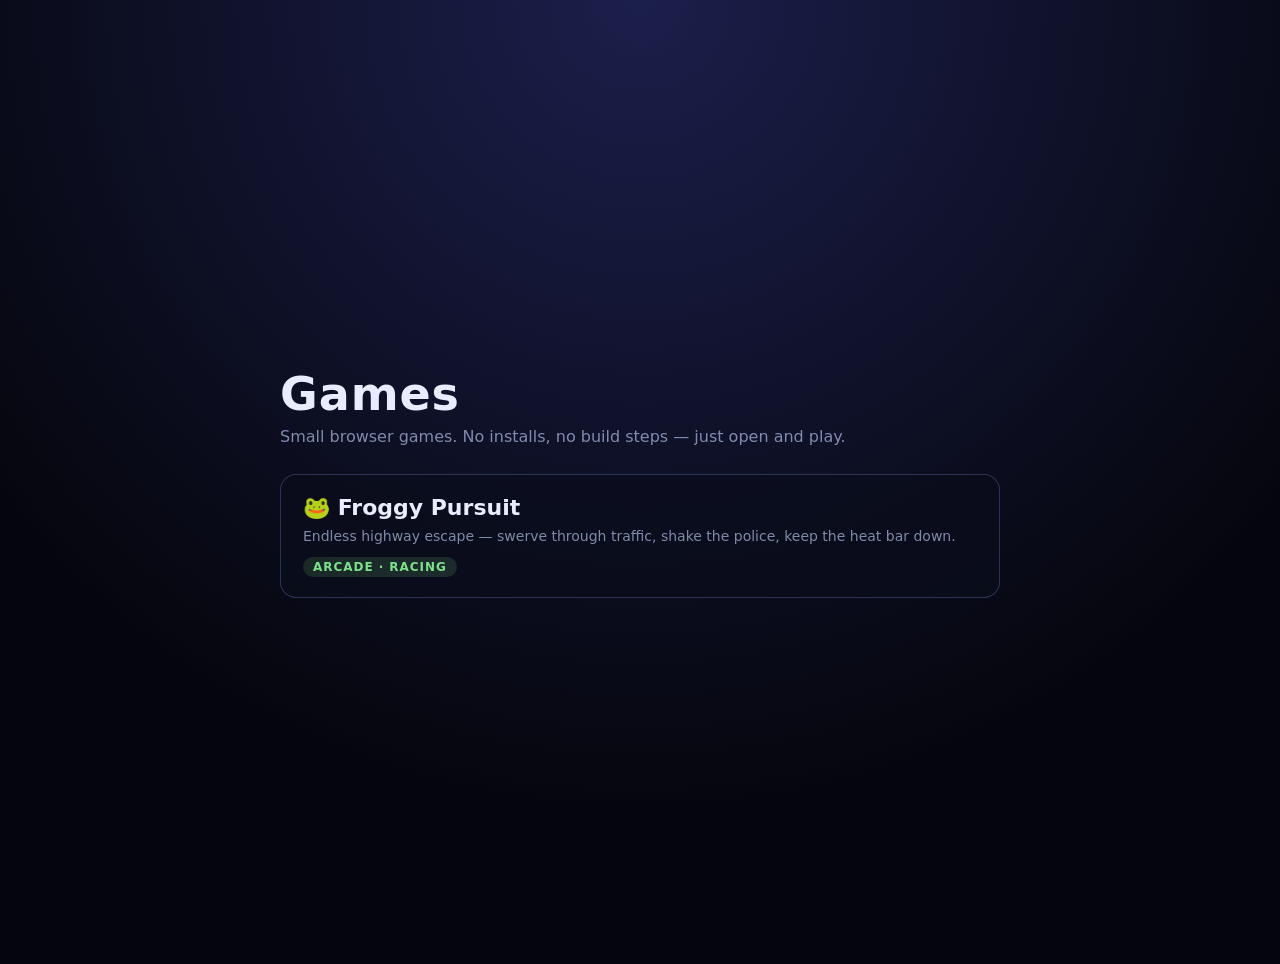
<file: index.html>
<!doctype html>
<html lang="en">
<head>
<meta charset="utf-8">
<meta name="viewport" content="width=device-width, initial-scale=1">
<title>Games</title>
<style>
  :root { color-scheme: dark; }
  body {
    margin: 0;
    min-height: 100vh;
    display: grid;
    place-items: center;
    padding: 32px 20px;
    background: radial-gradient(circle at 50% 0%, #1b1f4b, #05060d 70%);
    color: #e8ecff;
    font-family: system-ui, -apple-system, "Segoe UI", Roboto, sans-serif;
  }
  main { width: min(720px, 100%); }
  h1 { margin: 0 0 6px; font-size: clamp(28px, 6vw, 46px); letter-spacing: 0.02em; }
  p.sub { margin: 0 0 28px; color: rgba(200, 214, 255, 0.62); }
  a.card {
    display: block;
    padding: 20px 22px;
    border: 1px solid rgba(130, 156, 230, 0.28);
    border-radius: 16px;
    background: rgba(10, 13, 28, 0.7);
    color: inherit;
    text-decoration: none;
    transition: transform 140ms ease, border-color 140ms ease;
  }
  a.card:hover { transform: translateY(-2px); border-color: rgba(126, 224, 138, 0.7); }
  a.card h2 { margin: 0 0 6px; font-size: 22px; }
  a.card span { color: rgba(200, 214, 255, 0.62); font-size: 14px; }
  .tag {
    display: inline-block;
    margin-top: 12px;
    padding: 3px 10px;
    border-radius: 99px;
    background: rgba(126, 224, 138, 0.14);
    color: #7ee08a;
    font-size: 12px;
    font-weight: 700;
    letter-spacing: 0.08em;
  }
</style>
</head>
<body>
<main>
  <h1>Games</h1>
  <p class="sub">Small browser games. No installs, no build steps — just open and play.</p>
  <a class="card" href="froggy-pursuit/index.html">
    <h2>🐸 Froggy Pursuit</h2>
    <span>Endless highway escape — swerve through traffic, shake the police, keep the heat bar down.</span>
    <div class="tag">ARCADE · RACING</div>
  </a>
</main>
</body>
</html>
</file>
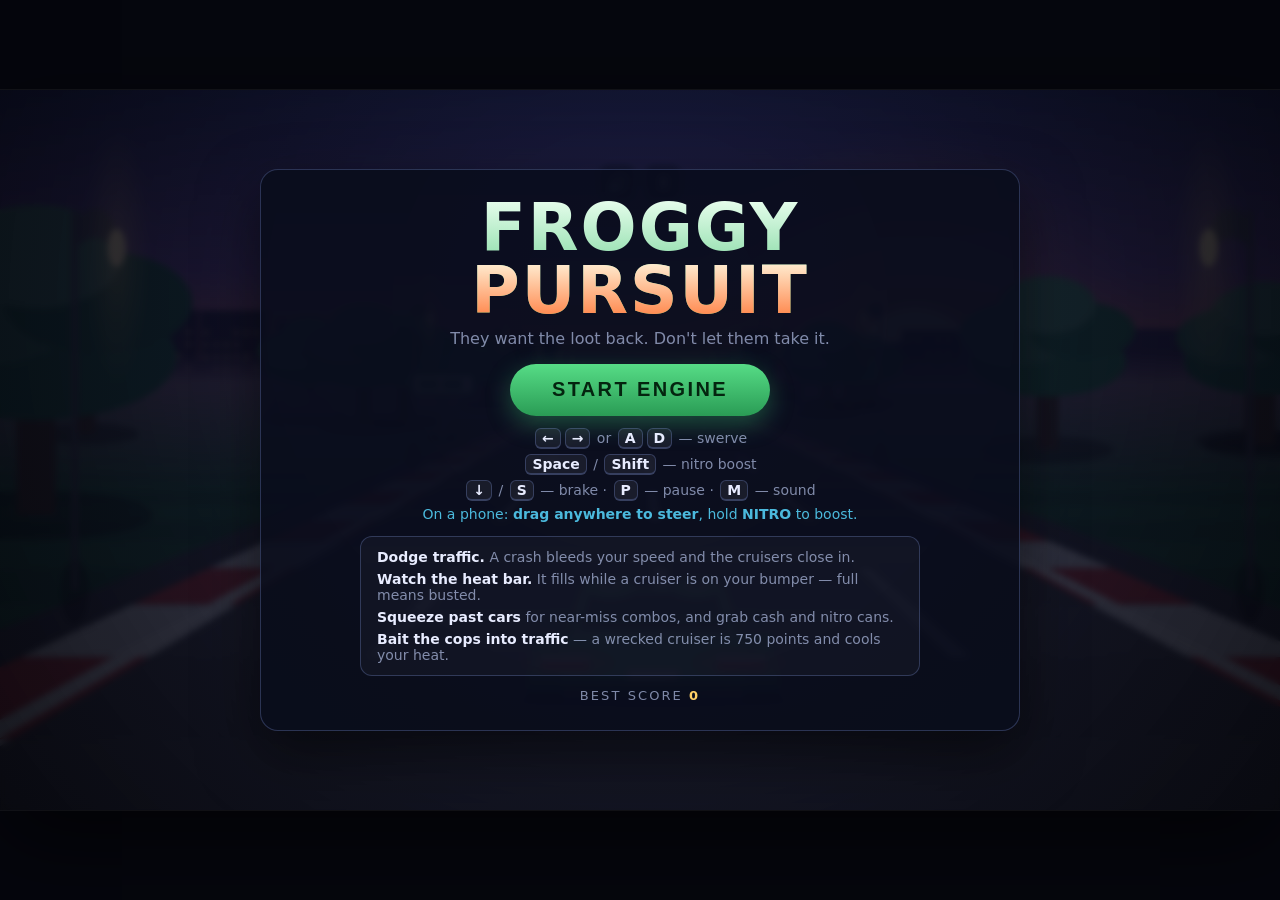
<file: froggy-pursuit/index.html>
<!doctype html>
<html lang="en">
<head>
<meta charset="utf-8">
<meta name="viewport" content="width=device-width, initial-scale=1, maximum-scale=1, user-scalable=no">
<meta name="description" content="Froggy Pursuit — an endless highway escape. Swerve through traffic and keep the police off your bumper.">
<meta name="theme-color" content="#0b0d18">
<title>Froggy Pursuit — Highway Escape</title>
<link rel="stylesheet" href="styles.css">
</head>
<body>
<div id="stage">
  <canvas id="game" width="1280" height="720" aria-label="Froggy Pursuit game screen"></canvas>

  <!-- HUD -->
  <div id="hud">
    <div class="hud-corner hud-tl">
      <div class="hud-label">SCORE</div>
      <div class="hud-value" id="hud-score">0</div>
      <div class="hud-sub">BEST <span id="hud-best">0</span></div>
    </div>

    <div class="hud-top">
      <div class="hud-label center">PURSUIT HEAT</div>
      <div class="bar" id="heat-bar"><div class="bar-fill" id="heat-fill"></div></div>
    </div>

    <div class="hud-corner hud-tr">
      <div class="hud-value"><span id="hud-speed">0</span><span class="unit">km/h</span></div>
      <div class="hud-sub"><span id="hud-dist">0</span> m · LVL <span id="hud-level">1</span></div>
    </div>

    <div class="hud-bl">
      <div class="hud-label">NITRO</div>
      <div class="bar small" id="nitro-bar"><div class="bar-fill" id="nitro-fill"></div></div>
    </div>

    <div class="hud-buttons">
      <button id="btn-mute" class="icon-btn" aria-label="Mute">🔊</button>
      <button id="btn-pause" class="icon-btn" aria-label="Pause">⏸</button>
    </div>

    <button id="btn-nitro" class="pedal" aria-label="Nitro">NITRO</button>
  </div>

  <!-- Title -->
  <div class="screen show" id="screen-title">
    <div class="panel">
      <h1>FROGGY<span>PURSUIT</span></h1>
      <p class="tag">They want the loot back. Don't let them take it.</p>
      <button class="cta" id="btn-start">START ENGINE</button>
      <div class="controls">
        <div><kbd>←</kbd><kbd>→</kbd> or <kbd>A</kbd><kbd>D</kbd> — swerve</div>
        <div><kbd>Space</kbd> / <kbd>Shift</kbd> — nitro boost</div>
        <div><kbd>↓</kbd> / <kbd>S</kbd> — brake · <kbd>P</kbd> — pause · <kbd>M</kbd> — sound</div>
        <div class="touch-hint">On a phone: <b>drag anywhere to steer</b>, hold <b>NITRO</b> to boost.</div>
      </div>
      <ul class="brief">
        <li><b>Dodge traffic.</b> A crash bleeds your speed and the cruisers close in.</li>
        <li><b>Watch the heat bar.</b> It fills while a cruiser is on your bumper — full means busted.</li>
        <li><b>Squeeze past cars</b> for near-miss combos, and grab cash and nitro cans.</li>
        <li><b>Bait the cops into traffic</b> — a wrecked cruiser is 750 points and cools your heat.</li>
      </ul>
      <p class="best">BEST SCORE <span id="title-best">0</span></p>
    </div>
  </div>

  <!-- Pause -->
  <div class="screen" id="screen-pause">
    <div class="panel small">
      <h2>PAUSED</h2>
      <button class="cta" id="btn-resume">RESUME</button>
      <button class="ghost" id="btn-quit">QUIT TO TITLE</button>
    </div>
  </div>

  <!-- Game over -->
  <div class="screen" id="screen-over">
    <div class="panel">
      <h2 id="over-reason">BUSTED</h2>
      <div class="record" id="over-record">NEW RECORD!</div>
      <div class="score-big" id="over-score">0</div>
      <div class="stats">
        <div><span>DISTANCE</span><b id="over-dist">0 m</b></div>
        <div><span>LEVEL</span><b id="over-level">1</b></div>
        <div><span>CRUISERS WRECKED</span><b id="over-cops">0</b></div>
        <div><span>NEAR MISSES</span><b id="over-misses">0</b></div>
        <div><span>BEST</span><b id="over-best">0</b></div>
      </div>
      <button class="cta" id="btn-restart">DRIVE AGAIN</button>
    </div>
  </div>
</div>

<script src="src/config.js"></script>
<script src="src/util.js"></script>
<script src="src/audio.js"></script>
<script src="src/input.js"></script>
<script src="src/road.js"></script>
<script src="src/sprites.js"></script>
<script src="src/game.js"></script>
<script src="src/main.js"></script>
</body>
</html>
</file>
<file: froggy-pursuit/styles.css>
:root {
  --ink: #e8ecff;
  --dim: rgba(200, 214, 255, 0.62);
  --panel: rgba(10, 13, 28, 0.88);
  --edge: rgba(130, 156, 230, 0.28);
  --green: #3fbf6f;
  --cyan: #57d8ff;
  --red: #ff4d4d;
  --amber: #ffd166;
}

* { box-sizing: border-box; }

html, body {
  margin: 0;
  height: 100%;
  background: #05060d;
  color: var(--ink);
  font-family: system-ui, -apple-system, "Segoe UI", Roboto, sans-serif;
  overflow: hidden;
  overscroll-behavior: none;
  -webkit-tap-highlight-color: transparent;
}

body {
  display: grid;
  place-items: center;
}

/* The playfield keeps a fixed 16:9 shape and letterboxes into the window. */
#stage {
  position: relative;
  width: min(100vw, calc(100vh * 16 / 9));
  height: min(100vh, calc(100vw * 9 / 16));
  overflow: hidden;
  background: #0b0d18;
  box-shadow: 0 0 0 1px rgba(255, 255, 255, 0.05), 0 30px 80px rgba(0, 0, 0, 0.6);
}

#game {
  display: block;
  width: 100%;
  height: 100%;
  touch-action: none;
  cursor: crosshair;
}

/* ---- HUD ---------------------------------------------------------- */

#hud {
  position: absolute;
  inset: 0;
  pointer-events: none;
  font-variant-numeric: tabular-nums;
}

/* Readouts belong to the drive; hide them behind the menus. */
.hud-corner, .hud-top, .hud-bl {
  opacity: 0;
  transition: opacity 220ms ease;
}
body.playing .hud-corner,
body.playing .hud-top,
body.playing .hud-bl { opacity: 1; }

.hud-label {
  font-size: clamp(8px, 1.05vw, 13px);
  letter-spacing: 0.18em;
  color: var(--dim);
  font-weight: 700;
}
.hud-label.center { text-align: center; }

.hud-value {
  font-size: clamp(18px, 3vw, 38px);
  font-weight: 800;
  line-height: 1.05;
  text-shadow: 0 2px 12px rgba(0, 0, 0, 0.7);
}
.hud-value .unit {
  font-size: 0.42em;
  margin-left: 0.35em;
  color: var(--dim);
  letter-spacing: 0.1em;
}
.hud-sub {
  font-size: clamp(9px, 1.2vw, 14px);
  color: var(--dim);
  font-weight: 600;
  letter-spacing: 0.08em;
}

.hud-corner { position: absolute; top: 2.2%; }
.hud-tl { left: 2%; }
.hud-tr { right: 2%; text-align: right; }

.hud-top {
  position: absolute;
  top: 2.6%;
  left: 50%;
  transform: translateX(-50%);
  width: min(30%, 340px);
}

.hud-bl { position: absolute; left: 2%; bottom: 4%; width: min(24%, 240px); }

.bar {
  margin-top: 4px;
  height: clamp(8px, 1.5vh, 14px);
  border: 1px solid var(--edge);
  border-radius: 99px;
  background: rgba(6, 8, 18, 0.7);
  overflow: hidden;
}
.bar.small { height: clamp(6px, 1.1vh, 11px); }
.bar-fill {
  height: 100%;
  width: 0;
  border-radius: 99px;
  background: linear-gradient(90deg, #4d7bff, #8f7bff);
  transition: width 90ms linear;
}
#heat-bar .bar-fill { background: linear-gradient(90deg, #3fbf6f, #ffd166); }
#heat-bar.warn .bar-fill { background: linear-gradient(90deg, #ffd166, #ff7b3d); }
#heat-bar.danger .bar-fill { background: linear-gradient(90deg, #ff5c5c, #ff2b2b); }
#heat-bar.danger { animation: pulse 0.55s infinite alternate; }
#nitro-bar .bar-fill { background: linear-gradient(90deg, #1f6f9c, #57d8ff); }
#nitro-bar.ready .bar-fill { box-shadow: 0 0 12px rgba(87, 216, 255, 0.8); }

@keyframes pulse {
  from { box-shadow: 0 0 0 rgba(255, 60, 60, 0); }
  to { box-shadow: 0 0 16px rgba(255, 60, 60, 0.8); }
}

.hud-buttons {
  position: absolute;
  top: 2.2%;
  left: 50%;
  transform: translate(-50%, 0);
  margin-top: clamp(34px, 6.5vh, 62px);
  display: flex;
  gap: 8px;
  pointer-events: auto;
}
.icon-btn {
  width: clamp(28px, 3.4vw, 38px);
  height: clamp(28px, 3.4vw, 38px);
  border-radius: 10px;
  border: 1px solid var(--edge);
  background: rgba(10, 13, 28, 0.7);
  color: var(--ink);
  font-size: clamp(12px, 1.6vw, 17px);
  cursor: pointer;
}
.icon-btn:hover { border-color: rgba(160, 190, 255, 0.6); }

/* Nitro pedal: touch only. */
.pedal {
  position: absolute;
  right: 3%;
  bottom: 20%;
  display: none;
  width: clamp(74px, 15vw, 120px);
  height: clamp(74px, 15vw, 120px);
  border-radius: 50%;
  border: 2px solid rgba(87, 216, 255, 0.65);
  background: radial-gradient(circle at 50% 35%, rgba(87, 216, 255, 0.35), rgba(10, 20, 40, 0.6));
  color: #dff6ff;
  font-weight: 800;
  letter-spacing: 0.1em;
  font-size: clamp(11px, 2.2vw, 15px);
  pointer-events: auto;
  touch-action: none;
}
.pedal:active { background: radial-gradient(circle at 50% 35%, rgba(87, 216, 255, 0.7), rgba(10, 20, 40, 0.7)); }
@media (pointer: coarse) {
  body.playing .pedal { display: block; }
}

/* ---- screens ------------------------------------------------------ */

.screen {
  position: absolute;
  inset: 0;
  display: none;
  place-items: center;
  padding: 3%;
  background: radial-gradient(circle at 50% 30%, rgba(20, 24, 54, 0.72), rgba(3, 4, 10, 0.92));
  backdrop-filter: blur(3px);
  overflow: auto;
}
.screen.show { display: grid; }

.panel {
  width: min(760px, 94%);
  padding: clamp(14px, 3vh, 30px) clamp(16px, 3vw, 36px);
  border: 1px solid var(--edge);
  border-radius: 18px;
  background: var(--panel);
  box-shadow: 0 24px 60px rgba(0, 0, 0, 0.55);
  text-align: center;
}
.panel.small { width: min(400px, 90%); }

h1 {
  margin: 0 0 6px;
  font-size: clamp(30px, 7vw, 66px);
  font-weight: 900;
  letter-spacing: 0.03em;
  line-height: 0.95;
  background: linear-gradient(180deg, #eaffef, var(--green));
  -webkit-background-clip: text;
  background-clip: text;
  color: transparent;
}
h1 span {
  display: block;
  background: linear-gradient(180deg, #fff2d8, #ff7b3d);
  -webkit-background-clip: text;
  background-clip: text;
  color: transparent;
}
h2 {
  margin: 0 0 8px;
  font-size: clamp(22px, 4.6vw, 44px);
  font-weight: 900;
  letter-spacing: 0.08em;
  color: var(--red);
}
.tag { margin: 0 0 16px; color: var(--dim); font-size: clamp(11px, 1.7vw, 16px); }

.cta {
  display: block;
  margin: 4px auto 12px;
  padding: clamp(9px, 1.6vh, 15px) clamp(20px, 4vw, 42px);
  border: 0;
  border-radius: 99px;
  background: linear-gradient(180deg, #56dc86, #2a9c55);
  color: #04240f;
  font-size: clamp(13px, 2.1vw, 20px);
  font-weight: 900;
  letter-spacing: 0.12em;
  cursor: pointer;
  box-shadow: 0 8px 24px rgba(60, 200, 120, 0.35);
}
.cta:hover { filter: brightness(1.08); }
.ghost {
  display: block;
  margin: 0 auto;
  padding: 8px 22px;
  border: 1px solid var(--edge);
  border-radius: 99px;
  background: transparent;
  color: var(--dim);
  font-weight: 700;
  letter-spacing: 0.1em;
  cursor: pointer;
}

.controls {
  margin: 10px auto 14px;
  display: grid;
  gap: 5px;
  font-size: clamp(10px, 1.5vw, 14px);
  color: var(--dim);
}
kbd {
  display: inline-block;
  min-width: 1.5em;
  padding: 1px 6px;
  margin: 0 2px;
  border: 1px solid var(--edge);
  border-bottom-width: 2px;
  border-radius: 6px;
  background: rgba(255, 255, 255, 0.06);
  color: var(--ink);
  font: inherit;
  font-weight: 700;
}
.touch-hint { color: rgba(87, 216, 255, 0.85); }

.brief {
  margin: 0 auto 12px;
  padding: 12px 16px;
  max-width: 560px;
  list-style: none;
  text-align: left;
  border: 1px solid var(--edge);
  border-radius: 12px;
  background: rgba(255, 255, 255, 0.03);
  font-size: clamp(10px, 1.5vw, 14px);
  color: var(--dim);
  display: grid;
  gap: 6px;
}
.brief b { color: var(--ink); }

.best { margin: 0; font-size: clamp(10px, 1.4vw, 13px); letter-spacing: 0.16em; color: var(--dim); }
.best span { color: var(--amber); font-weight: 800; }

.score-big {
  font-size: clamp(38px, 9vw, 82px);
  font-weight: 900;
  line-height: 1;
  color: var(--amber);
  text-shadow: 0 6px 30px rgba(255, 200, 80, 0.3);
}
.record {
  display: none;
  margin-bottom: 4px;
  font-weight: 900;
  letter-spacing: 0.2em;
  color: var(--cyan);
}
.record.show { display: block; }

.stats {
  margin: 14px auto 18px;
  display: grid;
  grid-template-columns: repeat(auto-fit, minmax(120px, 1fr));
  gap: 8px;
  max-width: 620px;
}
.stats div {
  padding: 8px 10px;
  border: 1px solid var(--edge);
  border-radius: 10px;
  background: rgba(255, 255, 255, 0.03);
  display: grid;
  gap: 2px;
}
.stats span { font-size: clamp(8px, 1.1vw, 11px); letter-spacing: 0.14em; color: var(--dim); }
.stats b { font-size: clamp(13px, 2vw, 20px); }

/* Landscape is the intended shape; nudge portrait players to rotate. */
@media (orientation: portrait) and (pointer: coarse) {
  .tag::after {
    content: " · Turn your phone sideways for the full screen.";
    color: var(--cyan);
  }
}
</file>
